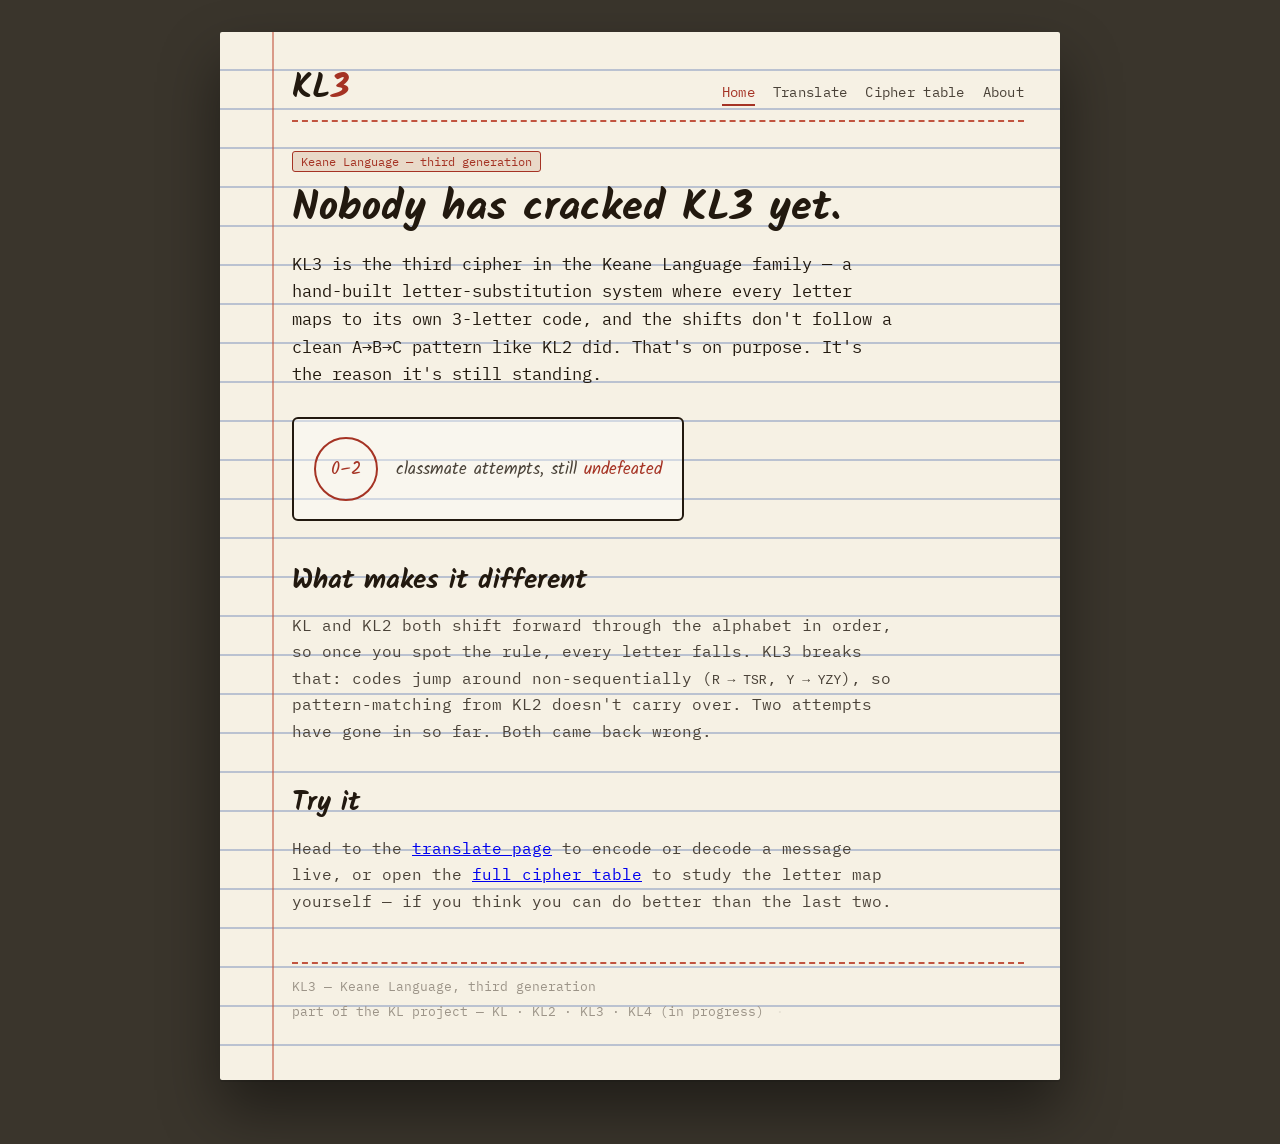
<file: index.html>
<!doctype html>
<html lang="en">
<head>
<meta charset="utf-8">
<meta name="viewport" content="width=device-width, initial-scale=1">
<title>KL3 — the undefeated cipher</title>
<link rel="stylesheet" href="style.css">
</head>
<body>
<div class="page">
  <header class="top">
    <a class="wordmark" href="index.html">KL<span>3</span></a>
    <nav class="tabs">
      <a href="index.html" aria-current="page">Home</a>
      <a href="translate.html">Translate</a>
      <a href="cipher.html">Cipher table</a>
      <a href="about.html">About</a>
    </nav>
  </header>

  <main>
    <span class="tag">Keane Language — third generation</span>
    <h1>Nobody has cracked KL3 yet.</h1>
    <p class="lede">KL3 is the third cipher in the Keane Language family — a hand-built letter-substitution
    system where every letter maps to its own 3-letter code, and the shifts don't follow a clean
    A→B→C pattern like KL2 did. That's on purpose. It's the reason it's still standing.</p>

    <div class="scorecard">
      <div class="circle">0–2</div>
      <div class="label">classmate attempts, still <span class="undefeated">undefeated</span></div>
    </div>

    <h2>What makes it different</h2>
    <p>KL and KL2 both shift forward through the alphabet in order, so once you spot the rule, every
    letter falls. KL3 breaks that: codes jump around non-sequentially (<code>R → TSR</code>,
    <code>Y → YZY</code>), so pattern-matching from KL2 doesn't carry over. Two attempts have gone in
    so far. Both came back wrong.</p>

    <h2>Try it</h2>
    <p>Head to the <a href="translate.html">translate page</a> to encode or decode a message live, or
    open the <a href="cipher.html">full cipher table</a> to study the letter map yourself — if you
    think you can do better than the last two.</p>
  </main>

  <footer class="pagefoot">
    <span>KL3 — Keane Language, third generation</span>
    <span>part of the KL project — KL · KL2 · KL3 · KL4 (in progress) <a class="ghostlink" href="secret.html" aria-label="·">·</a></span>
  </footer>
</div>
</body>
</html>
</file>
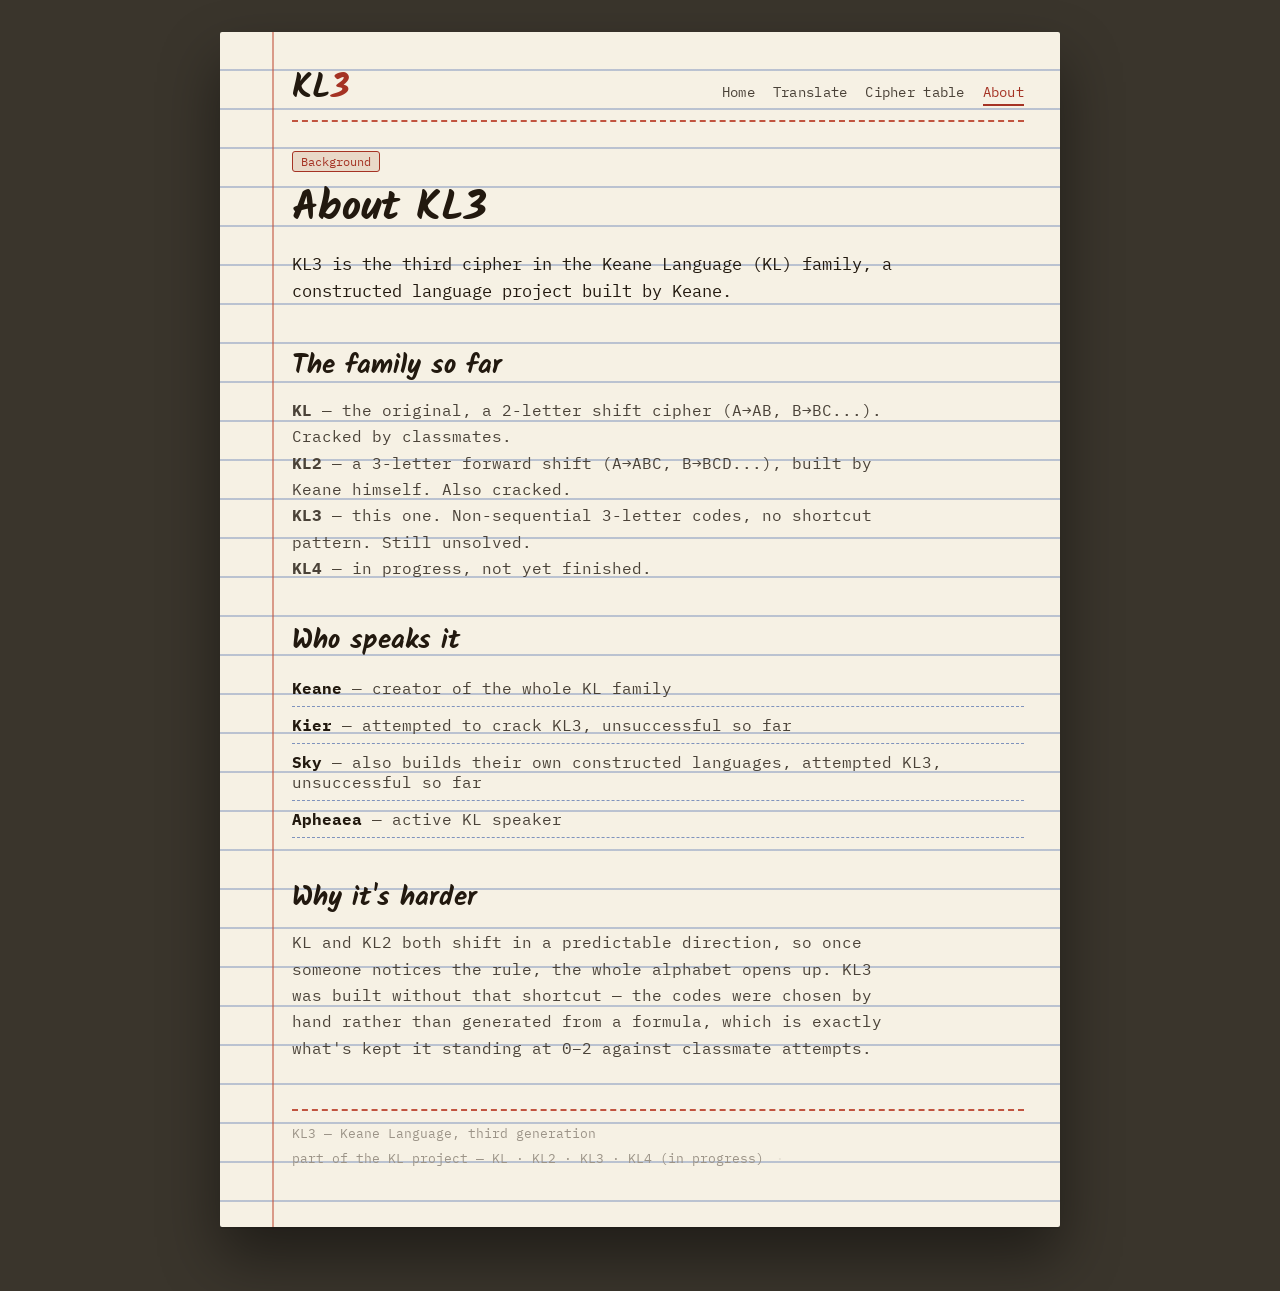
<file: about.html>
<!doctype html>
<html lang="en">
<head>
<meta charset="utf-8">
<meta name="viewport" content="width=device-width, initial-scale=1">
<title>About — KL3</title>
<link rel="stylesheet" href="style.css">
</head>
<body>
<div class="page">
  <header class="top">
    <a class="wordmark" href="index.html">KL<span>3</span></a>
    <nav class="tabs">
      <a href="index.html">Home</a>
      <a href="translate.html">Translate</a>
      <a href="cipher.html">Cipher table</a>
      <a href="about.html" aria-current="page">About</a>
    </nav>
  </header>

  <main>
    <span class="tag">Background</span>
    <h1>About KL3</h1>
    <p class="lede">KL3 is the third cipher in the Keane Language (KL) family, a constructed language
    project built by Keane.</p>

    <h2>The family so far</h2>
    <p><b>KL</b> — the original, a 2-letter shift cipher (A→AB, B→BC...). Cracked by classmates.<br>
    <b>KL2</b> — a 3-letter forward shift (A→ABC, B→BCD...), built by Keane himself. Also cracked.<br>
    <b>KL3</b> — this one. Non-sequential 3-letter codes, no shortcut pattern. Still unsolved.<br>
    <b>KL4</b> — in progress, not yet finished.</p>

    <h2>Who speaks it</h2>
    <ul class="speakers">
      <li><b>Keane</b> — creator of the whole KL family</li>
      <li><b>Kier</b> — attempted to crack KL3, unsuccessful so far</li>
      <li><b>Sky</b> — also builds their own constructed languages, attempted KL3, unsuccessful so far</li>
      <li><b>Apheaea</b> — active KL speaker</li>
    </ul>

    <h2>Why it's harder</h2>
    <p>KL and KL2 both shift in a predictable direction, so once someone notices the rule, the whole
    alphabet opens up. KL3 was built without that shortcut — the codes were chosen by hand rather than
    generated from a formula, which is exactly what's kept it standing at 0–2 against classmate attempts.</p>
  </main>

  <footer class="pagefoot">
    <span>KL3 — Keane Language, third generation</span>
    <span>part of the KL project — KL · KL2 · KL3 · KL4 (in progress) <a class="ghostlink" href="secret.html" aria-label="·">·</a></span>
  </footer>
</div>
</body>
</html>
</file>
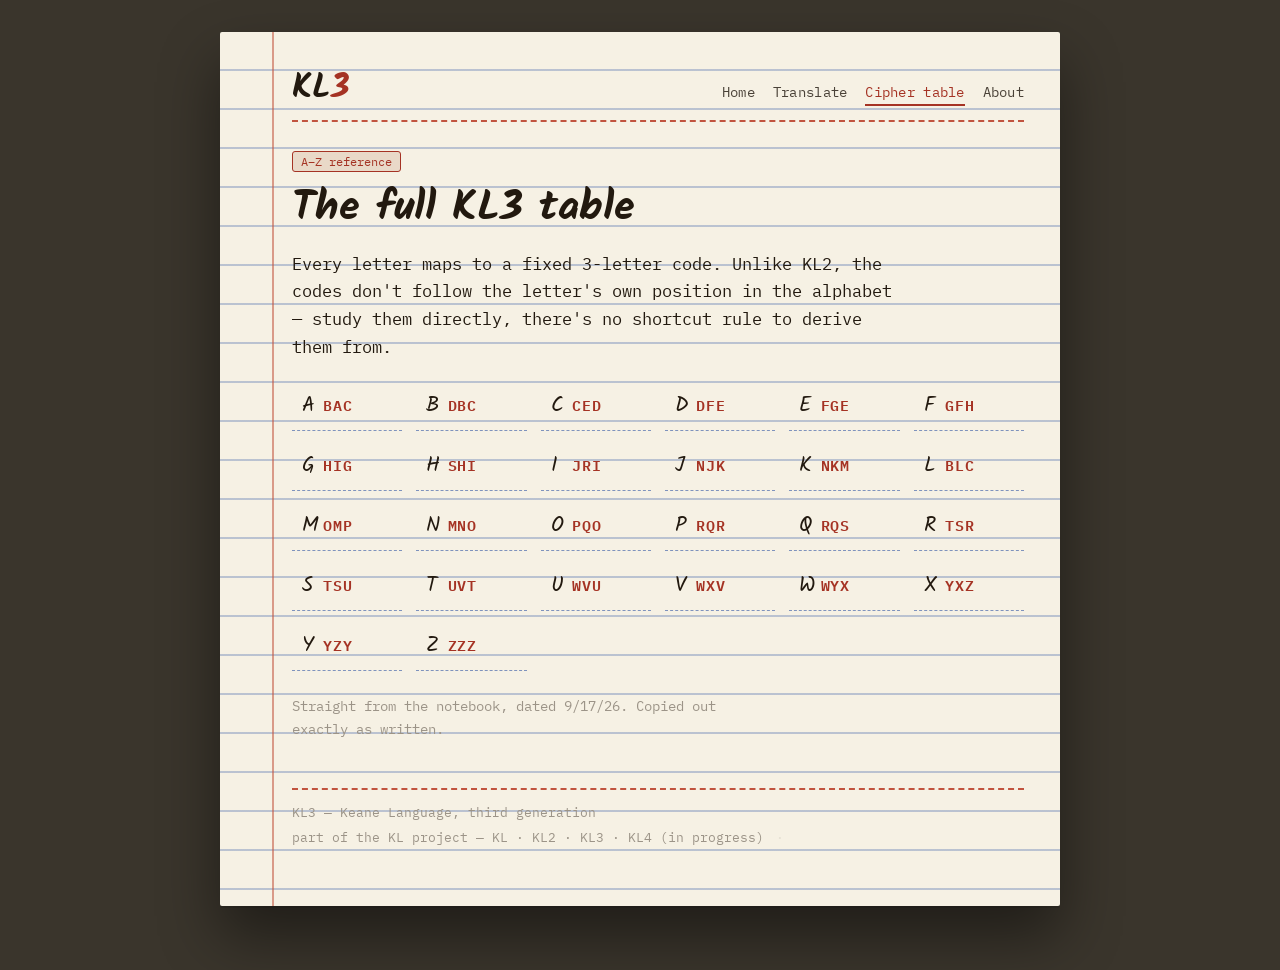
<file: cipher.html>
<!doctype html>
<html lang="en">
<head>
<meta charset="utf-8">
<meta name="viewport" content="width=device-width, initial-scale=1">
<title>Cipher table — KL3</title>
<link rel="stylesheet" href="style.css">
</head>
<body>
<div class="page">
  <header class="top">
    <a class="wordmark" href="index.html">KL<span>3</span></a>
    <nav class="tabs">
      <a href="index.html">Home</a>
      <a href="translate.html">Translate</a>
      <a href="cipher.html" aria-current="page">Cipher table</a>
      <a href="about.html">About</a>
    </nav>
  </header>

  <main>
    <span class="tag">A–Z reference</span>
    <h1>The full KL3 table</h1>
    <p class="lede">Every letter maps to a fixed 3-letter code. Unlike KL2, the codes don't follow the
    letter's own position in the alphabet — study them directly, there's no shortcut rule to derive them from.</p>

    <div class="grid" id="cipherGrid"></div>

    <p class="note">Straight from the notebook, dated 9/17/26. Copied out exactly as written.</p>
  </main>

  <footer class="pagefoot">
    <span>KL3 — Keane Language, third generation</span>
    <span>part of the KL project — KL · KL2 · KL3 · KL4 (in progress) <a class="ghostlink" href="secret.html" aria-label="·">·</a></span>
  </footer>
</div>

<script src="script.js"></script>
<script>
  const grid = document.getElementById('cipherGrid');
  Object.entries(KL3).forEach(([letter, code]) => {
    const cell = document.createElement('div');
    cell.className = 'cell';
    cell.innerHTML = `<span class="letter">${letter}</span><span class="code">${code}</span>`;
    grid.appendChild(cell);
  });
</script>
</body>
</html>
</file>
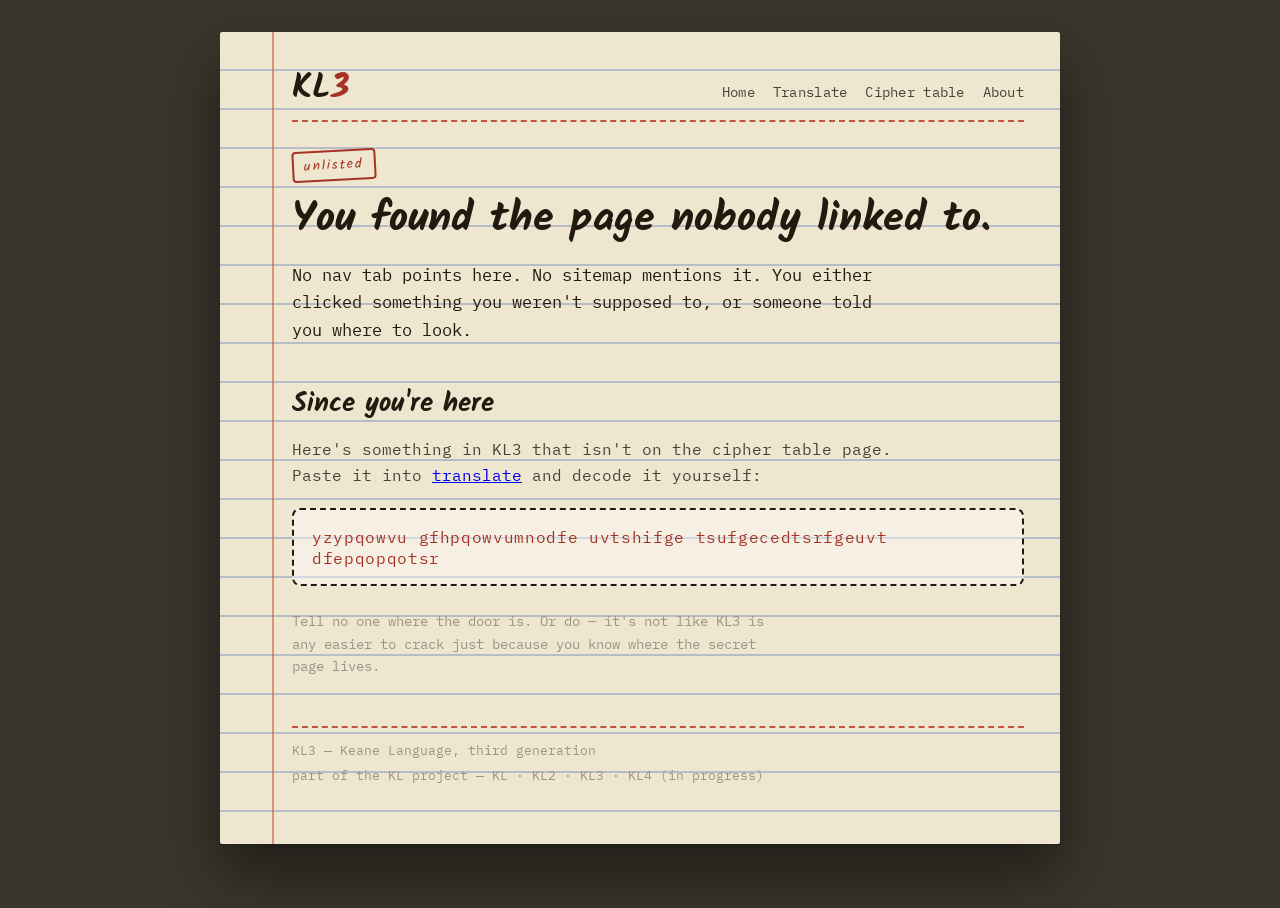
<file: secret.html>
<!doctype html>
<html lang="en">
<head>
<meta charset="utf-8">
<meta name="viewport" content="width=device-width, initial-scale=1">
<title>·</title>
<link rel="stylesheet" href="style.css">
<style>
  .page{background:
    repeating-linear-gradient(to bottom, transparent 0px, transparent 37px, var(--rule-blue) 38px, transparent 39px),
    #efe6d0;
    filter:none;
  }
  .stamp{
    display:inline-block;
    font-family:'Kalam',cursive;
    font-size:.85rem;
    letter-spacing:.15em;
    color:var(--accent);
    border:2px solid var(--accent);
    border-radius:4px;
    padding:3px 10px;
    transform:rotate(-3deg);
    margin-bottom:16px;
  }
  .secretmsg{
    border:2px dashed var(--ink);
    border-radius:8px;
    padding:16px 18px;
    background:rgba(255,255,255,.4);
    color:var(--accent);
    letter-spacing:.04em;
    margin:20px 0;
    font-size:1.02rem;
    word-break:break-word;
  }
</style>
</head>
<body>
<div class="page">
  <header class="top">
    <a class="wordmark" href="index.html">KL<span>3</span></a>
    <nav class="tabs">
      <a href="index.html">Home</a>
      <a href="translate.html">Translate</a>
      <a href="cipher.html">Cipher table</a>
      <a href="about.html">About</a>
    </nav>
  </header>

  <main>
    <span class="stamp">unlisted</span>
    <h1>You found the page nobody linked to.</h1>
    <p class="lede">No nav tab points here. No sitemap mentions it. You either clicked something you
    weren't supposed to, or someone told you where to look.</p>

    <h2>Since you're here</h2>
    <p>Here's something in KL3 that isn't on the cipher table page. Paste it into
    <a href="translate.html">translate</a> and decode it yourself:</p>

    <div class="secretmsg">yzypqowvu gfhpqowvumnodfe uvtshifge tsufgecedtsrfgeuvt dfepqopqotsr</div>

    <p class="note">Tell no one where the door is. Or do — it's not like KL3 is any easier to crack
    just because you know where the secret page lives.</p>
  </main>

  <footer class="pagefoot">
    <span>KL3 — Keane Language, third generation</span>
    <span>part of the KL project — KL · KL2 · KL3 · KL4 (in progress)</span>
  </footer>
</div>
</body>
</html>
</file>
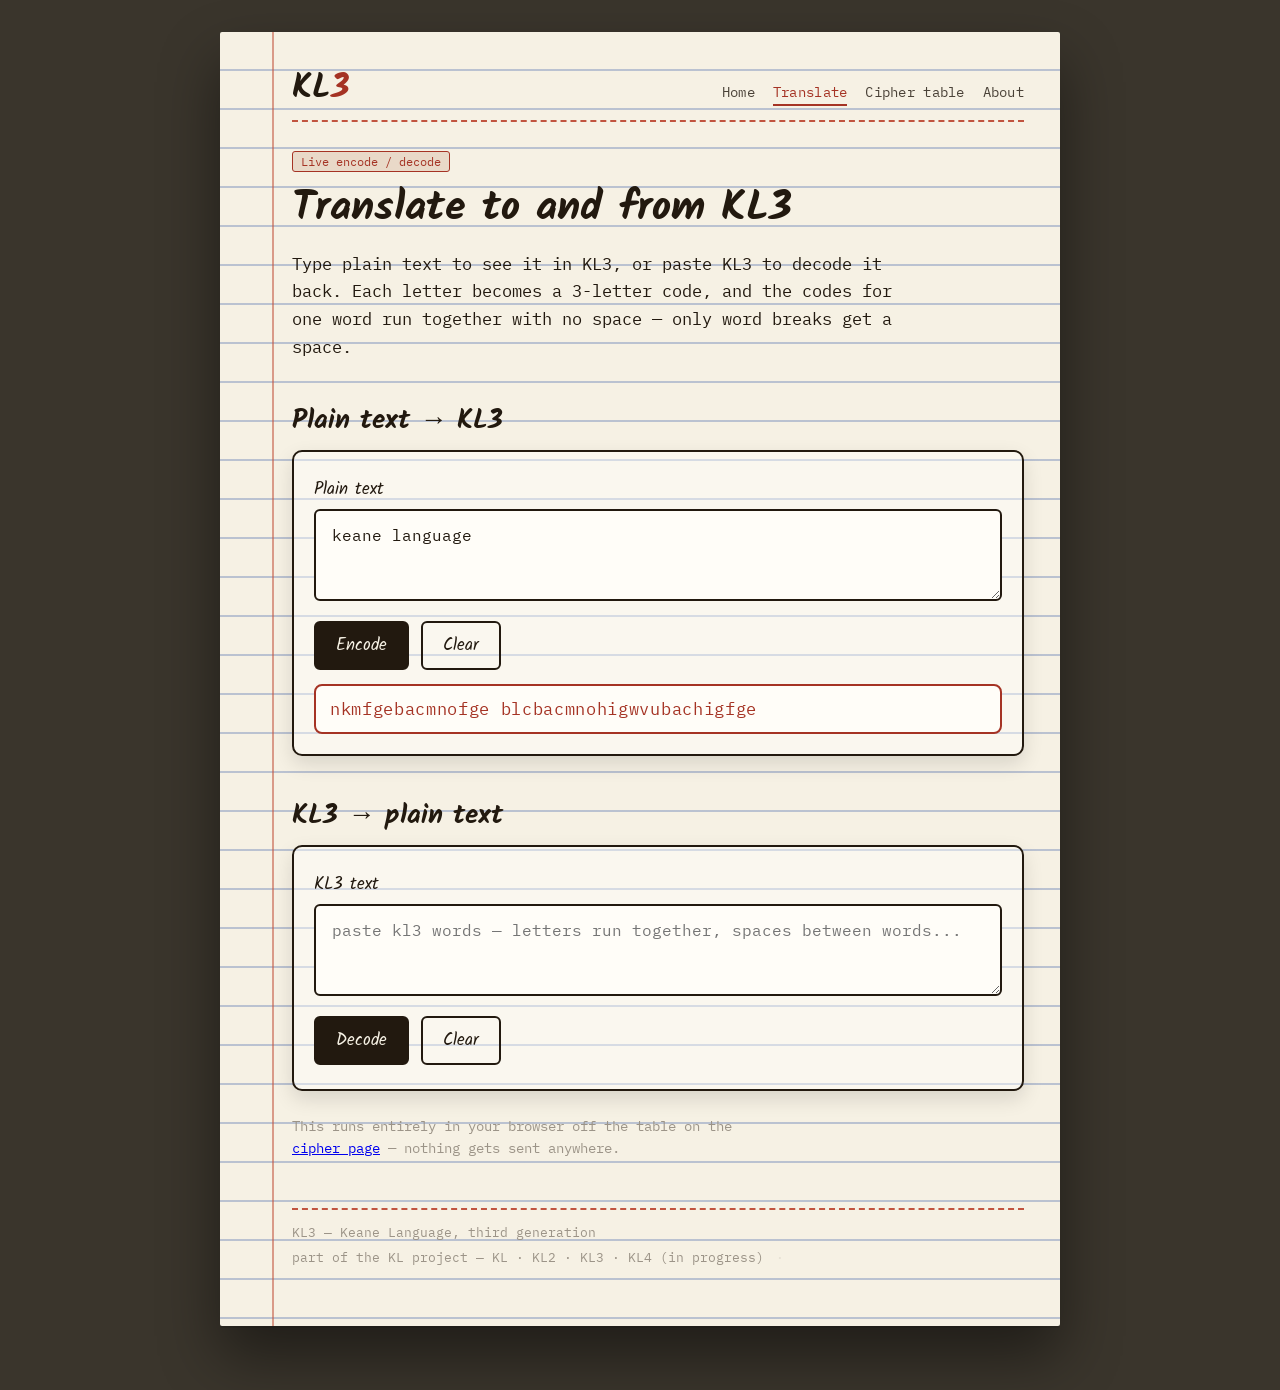
<file: translate.html>
<!doctype html>
<html lang="en">
<head>
<meta charset="utf-8">
<meta name="viewport" content="width=device-width, initial-scale=1">
<title>Translate — KL3</title>
<link rel="stylesheet" href="style.css">
</head>
<body>
<div class="page">
  <header class="top">
    <a class="wordmark" href="index.html">KL<span>3</span></a>
    <nav class="tabs">
      <a href="index.html">Home</a>
      <a href="translate.html" aria-current="page">Translate</a>
      <a href="cipher.html">Cipher table</a>
      <a href="about.html">About</a>
    </nav>
  </header>

  <main>
    <span class="tag">Live encode / decode</span>
    <h1>Translate to and from KL3</h1>
    <p class="lede">Type plain text to see it in KL3, or paste KL3 to decode it back. Each letter becomes
    a 3-letter code, and the codes for one word run together with no space — only word breaks get a space.</p>

    <h2>Plain text → KL3</h2>
    <div class="translate-box">
      <div class="field">
        <label for="plainIn">Plain text</label>
        <textarea id="plainIn" rows="3" placeholder="type something...">keane language</textarea>
      </div>
      <div class="btnrow">
        <button id="encodeBtn">Encode</button>
        <button class="ghost" id="clearEncode">Clear</button>
      </div>
      <div class="output" id="encodeOut" aria-live="polite"></div>
    </div>

    <h2>KL3 → plain text</h2>
    <div class="translate-box">
      <div class="field">
        <label for="klIn">KL3 text</label>
        <textarea id="klIn" rows="3" placeholder="paste kl3 words — letters run together, spaces between words..."></textarea>
      </div>
      <div class="btnrow">
        <button id="decodeBtn">Decode</button>
        <button class="ghost" id="clearDecode">Clear</button>
      </div>
      <div class="output" id="decodeOut" aria-live="polite"></div>
    </div>

    <p class="note">This runs entirely in your browser off the table on the <a href="cipher.html">cipher
    page</a> — nothing gets sent anywhere.</p>
  </main>

  <footer class="pagefoot">
    <span>KL3 — Keane Language, third generation</span>
    <span>part of the KL project — KL · KL2 · KL3 · KL4 (in progress) <a class="ghostlink" href="secret.html" aria-label="·">·</a></span>
  </footer>
</div>

<script src="script.js"></script>
<script>
  const plainIn = document.getElementById('plainIn');
  const encodeOut = document.getElementById('encodeOut');
  const klIn = document.getElementById('klIn');
  const decodeOut = document.getElementById('decodeOut');

  function runEncode(){
    encodeOut.textContent = plainIn.value.trim() ? kl3Encode(plainIn.value) : "";
  }
  function runDecode(){
    decodeOut.textContent = klIn.value.trim() ? kl3Decode(klIn.value) : "";
  }

  document.getElementById('encodeBtn').addEventListener('click', runEncode);
  document.getElementById('decodeBtn').addEventListener('click', runDecode);
  document.getElementById('clearEncode').addEventListener('click', () => {
    plainIn.value=""; encodeOut.textContent="";
  });
  document.getElementById('clearDecode').addEventListener('click', () => {
    klIn.value=""; decodeOut.textContent="";
  });

  runEncode();
</script>
</body>
</html>
</file>
<file: style.css>
@import url('https://fonts.googleapis.com/css2?family=Kalam:wght@400;700&family=IBM+Plex+Mono:wght@400;500;600&display=swap');

:root{
  --paper:#f6f1e4;
  --paper-edge:#eee6d2;
  --ink:#22190f;
  --ink-soft:#4a4238;
  --pencil:#9c9488;
  --rule-blue:#7f93bd;
  --rule-red:#c1543f;
  --accent:#a53324;
  --accent-soft:#e9d9c8;
}

*{box-sizing:border-box;}

html,body{
  margin:0;
  padding:0;
  background:#3a352c;
  color:var(--ink);
  font-family:'IBM Plex Mono',monospace;
}

body{
  min-height:100vh;
  display:flex;
  justify-content:center;
  padding:32px 16px 64px;
}

.page{
  width:100%;
  max-width:840px;
  background:
    repeating-linear-gradient(
      to bottom,
      transparent 0px,
      transparent 37px,
      var(--rule-blue) 38px,
      transparent 39px
    ),
    var(--paper);
  position:relative;
  padding:40px 36px 60px 72px;
  border-radius:2px;
  box-shadow:0 30px 60px rgba(0,0,0,.45), 0 2px 0 rgba(0,0,0,.1);
}

.page::before{
  content:"";
  position:absolute;
  top:0;
  left:52px;
  width:2px;
  height:100%;
  background:var(--rule-red);
  opacity:.55;
}

header.top{
  display:flex;
  align-items:baseline;
  justify-content:space-between;
  flex-wrap:wrap;
  gap:8px 24px;
  border-bottom:2px dashed var(--rule-red);
  padding-bottom:14px;
  margin-bottom:28px;
}

.wordmark{
  font-family:'Kalam',cursive;
  font-weight:700;
  font-size:2.1rem;
  color:var(--ink);
  text-decoration:none;
  line-height:1;
}

.wordmark span{color:var(--accent);}

nav.tabs{
  display:flex;
  gap:18px;
  font-size:.85rem;
  letter-spacing:.02em;
}

nav.tabs a{
  color:var(--ink-soft);
  text-decoration:none;
  padding-bottom:3px;
  border-bottom:2px solid transparent;
}

nav.tabs a:hover,
nav.tabs a[aria-current="page"]{
  color:var(--accent);
  border-bottom-color:var(--accent);
}

h1,h2,h3{
  font-family:'Kalam',cursive;
  font-weight:700;
  margin:0 0 .4em;
  line-height:1.15;
}

h1{font-size:2.6rem;}
h2{font-size:1.7rem;margin-top:1.6em;}
h3{font-size:1.15rem;color:var(--ink-soft);}

p{
  line-height:1.65;
  color:var(--ink-soft);
  max-width:60ch;
}

.lede{
  font-size:1.05rem;
  color:var(--ink);
}

.tag{
  display:inline-block;
  font-size:.72rem;
  color:var(--accent);
  border:1px solid var(--accent);
  border-radius:3px;
  padding:2px 8px;
  margin-bottom:14px;
  background:var(--accent-soft);
}

.scorecard{
  display:flex;
  align-items:center;
  gap:18px;
  margin:28px 0;
  padding:18px 20px;
  border:2px solid var(--ink);
  border-radius:6px;
  background:rgba(255,255,255,.35);
  width:fit-content;
}

.scorecard .circle{
  width:64px;
  height:64px;
  border-radius:50%;
  border:2px solid var(--accent);
  display:flex;
  align-items:center;
  justify-content:center;
  font-family:'Kalam',cursive;
  font-size:1.15rem;
  color:var(--accent);
  flex-shrink:0;
}

.scorecard .label{
  font-family:'Kalam',cursive;
  font-size:1.05rem;
  color:var(--ink-soft);
}

.grid{
  display:grid;
  grid-template-columns:repeat(auto-fill,minmax(110px,1fr));
  gap:10px 14px;
  margin:20px 0 8px;
}

.cell{
  display:flex;
  align-items:baseline;
  gap:8px;
  padding:8px 10px;
  border-bottom:1px dashed var(--rule-blue);
}

.cell .letter{
  font-family:'Kalam',cursive;
  font-size:1.3rem;
  color:var(--ink);
  width:1.2ch;
}

.cell .code{
  font-size:.95rem;
  letter-spacing:.06em;
  color:var(--accent);
  font-weight:600;
}

textarea, input[type=text]{
  width:100%;
  font-family:'IBM Plex Mono',monospace;
  font-size:1rem;
  padding:14px 16px;
  border:2px solid var(--ink);
  border-radius:6px;
  background:#fffdf8;
  color:var(--ink);
  resize:vertical;
}

textarea:focus, input[type=text]:focus{
  outline:3px solid var(--rule-blue);
  outline-offset:1px;
}

.field{margin:18px 0;}

.translate-box{
  border:2px solid var(--ink);
  border-radius:10px;
  padding:18px 20px 20px;
  background:rgba(255,255,255,.4);
  box-shadow:0 8px 20px rgba(0,0,0,.12);
  margin:14px 0 6px;
}

.translate-box .field{margin:6px 0;}

.field label{
  display:block;
  font-family:'Kalam',cursive;
  font-size:1.05rem;
  margin-bottom:6px;
  color:var(--ink);
}

.btnrow{
  display:flex;
  gap:12px;
  margin:16px 0 4px;
  flex-wrap:wrap;
}

button{
  font-family:'Kalam',cursive;
  font-size:1.05rem;
  padding:9px 20px;
  border-radius:6px;
  border:2px solid var(--ink);
  background:var(--ink);
  color:var(--paper);
  cursor:pointer;
}

button.ghost{
  background:transparent;
  color:var(--ink);
}

button:active{transform:translateY(1px);}

.output{
  margin-top:14px;
  min-height:1.4em;
  font-size:1.05rem;
  letter-spacing:.04em;
  color:var(--accent);
  word-break:break-word;
  border:2px solid var(--accent);
  border-radius:8px;
  padding:12px 14px;
  background:#fffdf8;
}

.output:empty{
  display:none;
}

.note{
  font-size:.85rem;
  color:var(--pencil);
  margin-top:24px;
}

footer.pagefoot{
  margin-top:48px;
  padding-top:14px;
  border-top:2px dashed var(--rule-red);
  font-size:.8rem;
  color:var(--pencil);
  display:flex;
  justify-content:space-between;
  flex-wrap:wrap;
  gap:8px;
}

.ghostlink{
  color:inherit;
  text-decoration:none;
  opacity:.18;
  padding:0 4px;
}

.ghostlink:hover,
.ghostlink:focus{opacity:.6;}

.undefeated{
  font-family:'Kalam',cursive;
  color:var(--accent);
}

ul.speakers{
  list-style:none;
  padding:0;
  margin:14px 0;
}

ul.speakers li{
  padding:8px 0;
  border-bottom:1px dashed var(--rule-blue);
  color:var(--ink-soft);
}

ul.speakers li b{color:var(--ink);}

@media (max-width:560px){
  .page{padding:28px 18px 48px 46px;}
  .page::before{left:30px;}
  h1{font-size:2.1rem;}
  nav.tabs{gap:12px;font-size:.78rem;}
}

@media (prefers-reduced-motion: reduce){
  * {animation:none !important; transition:none !important;}
}
</file>
